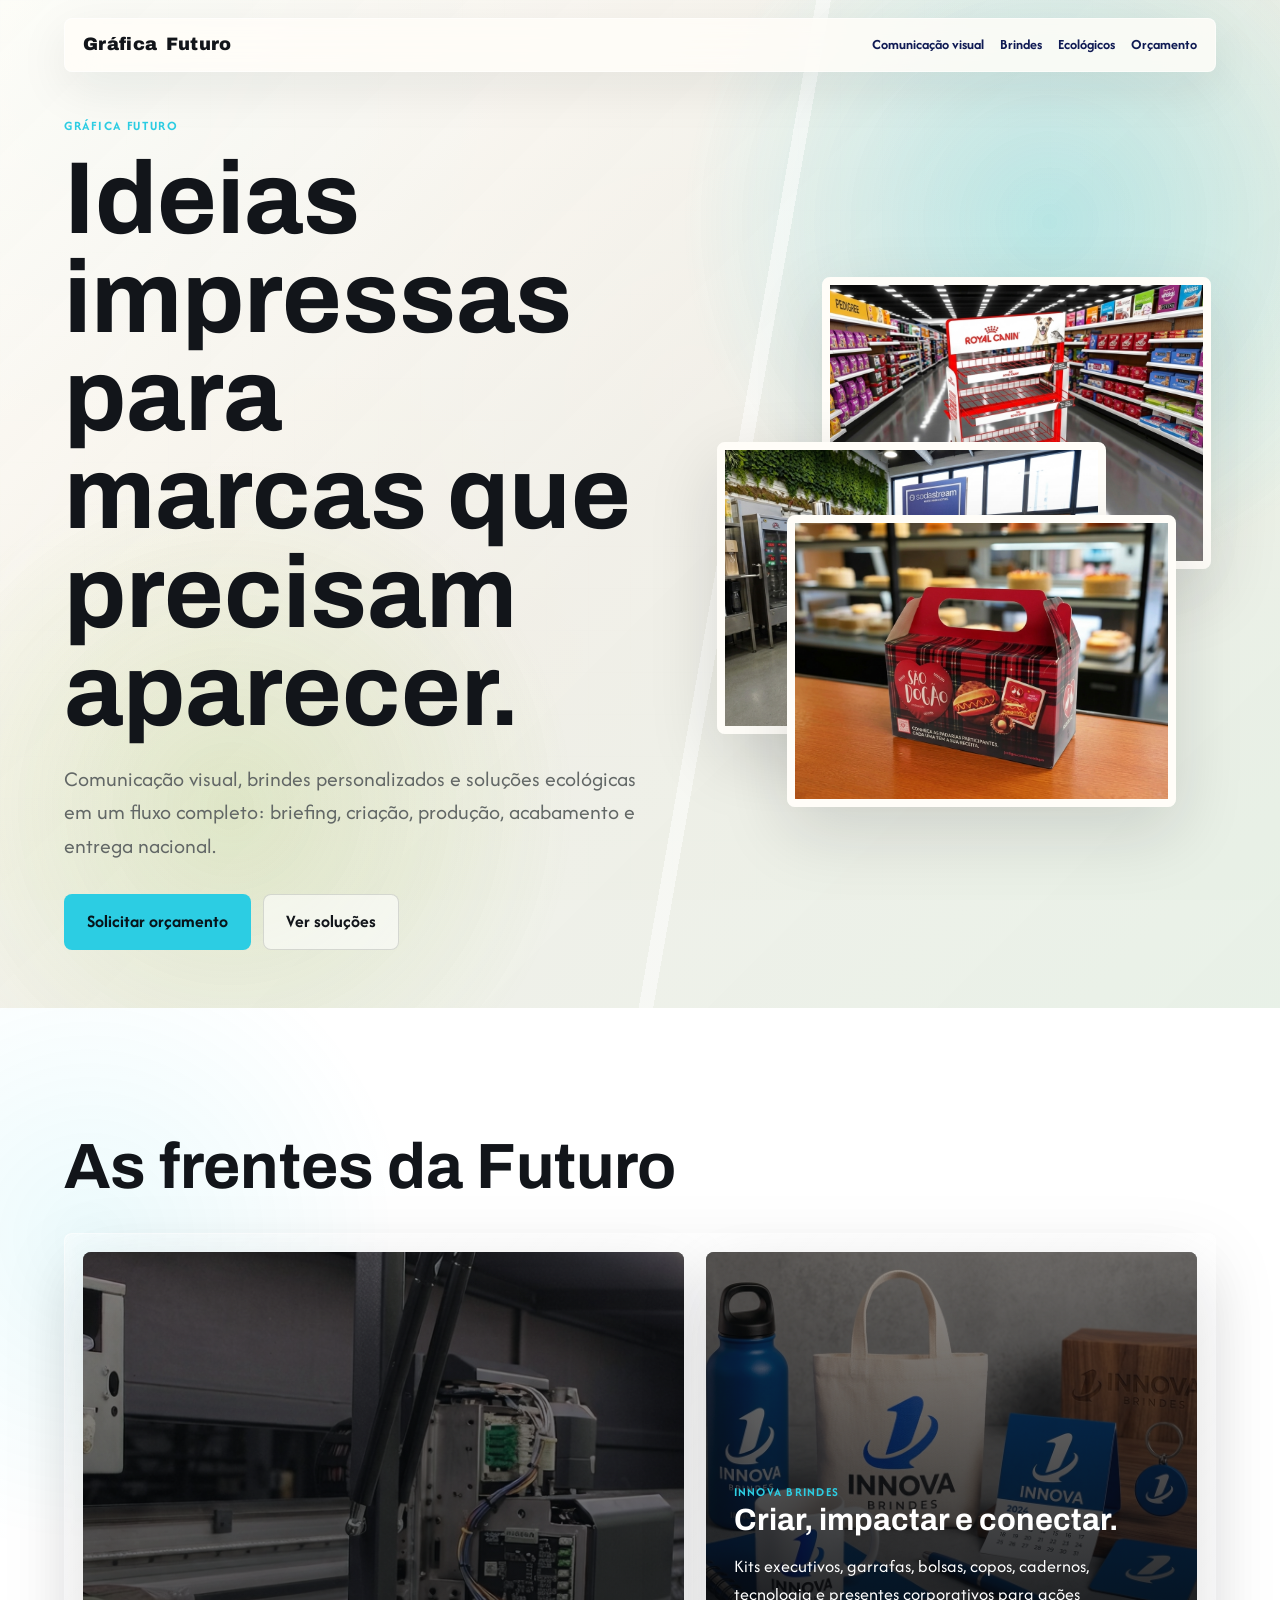
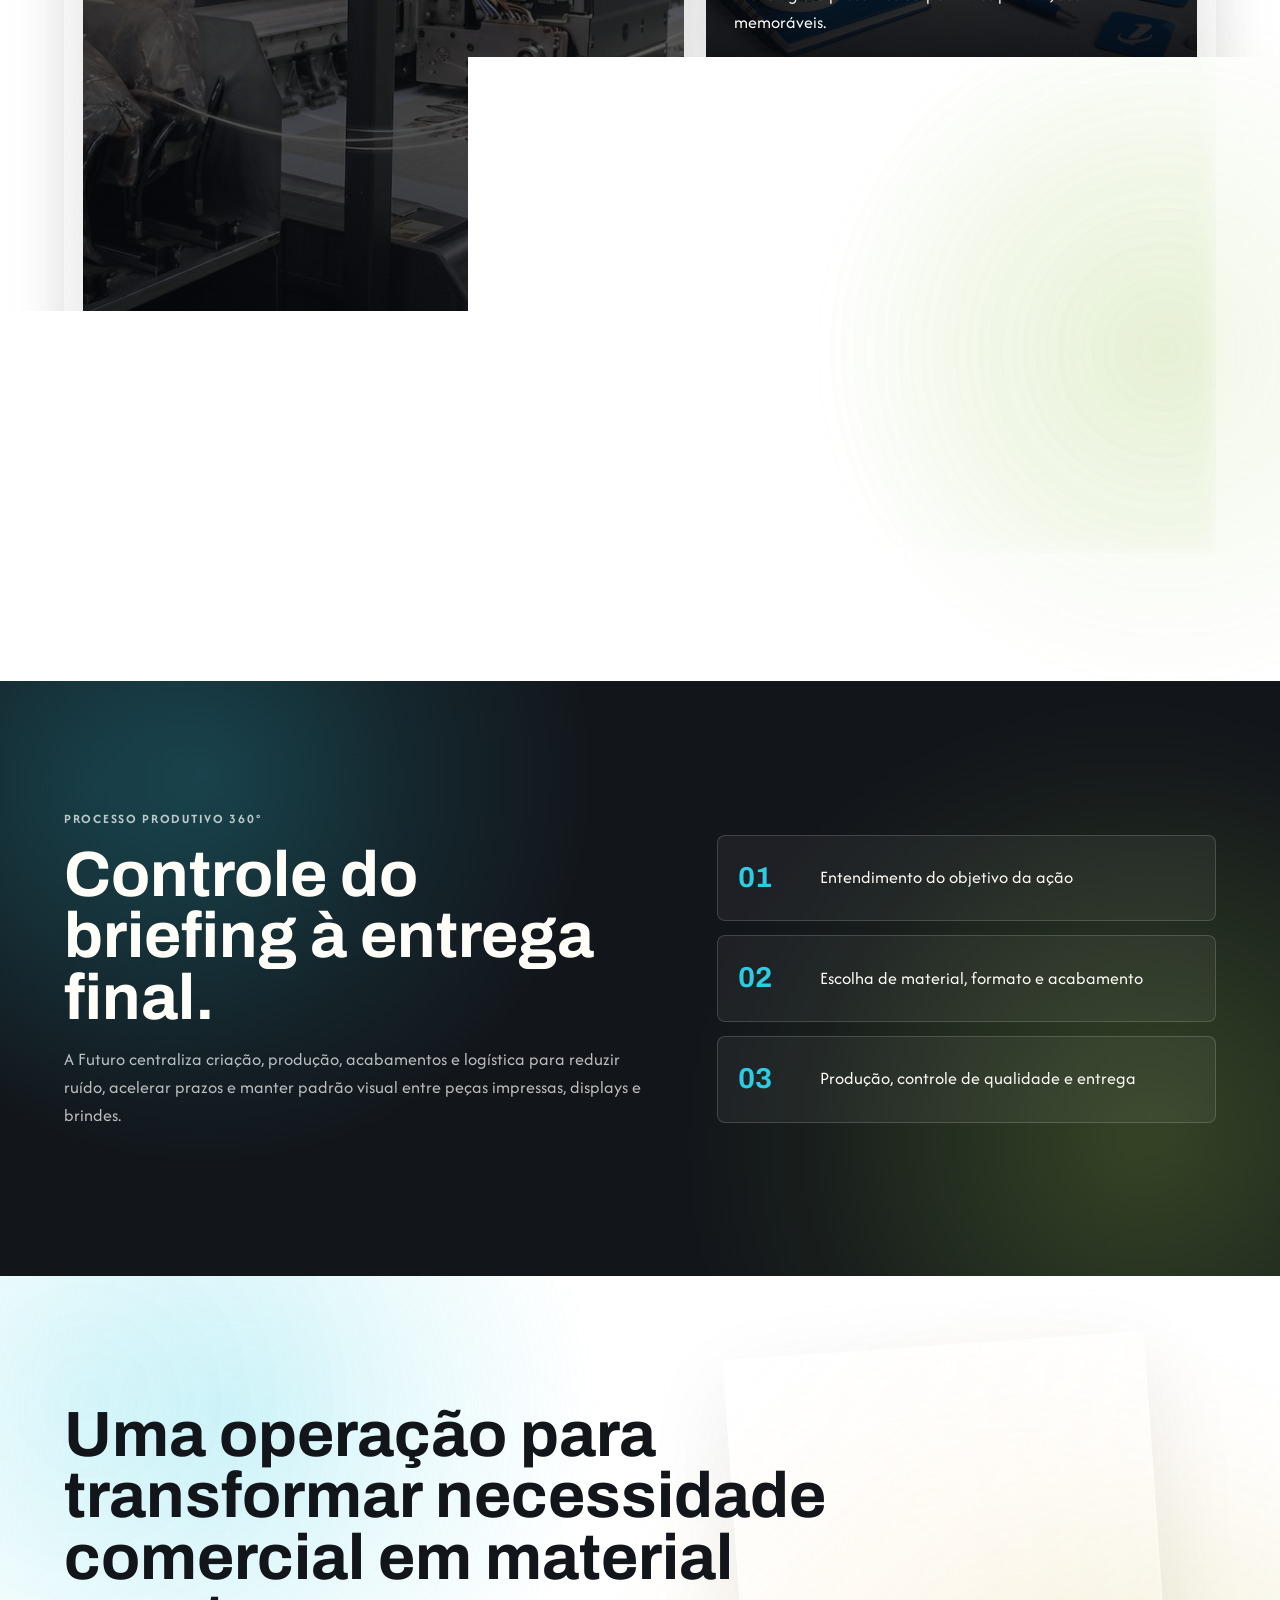
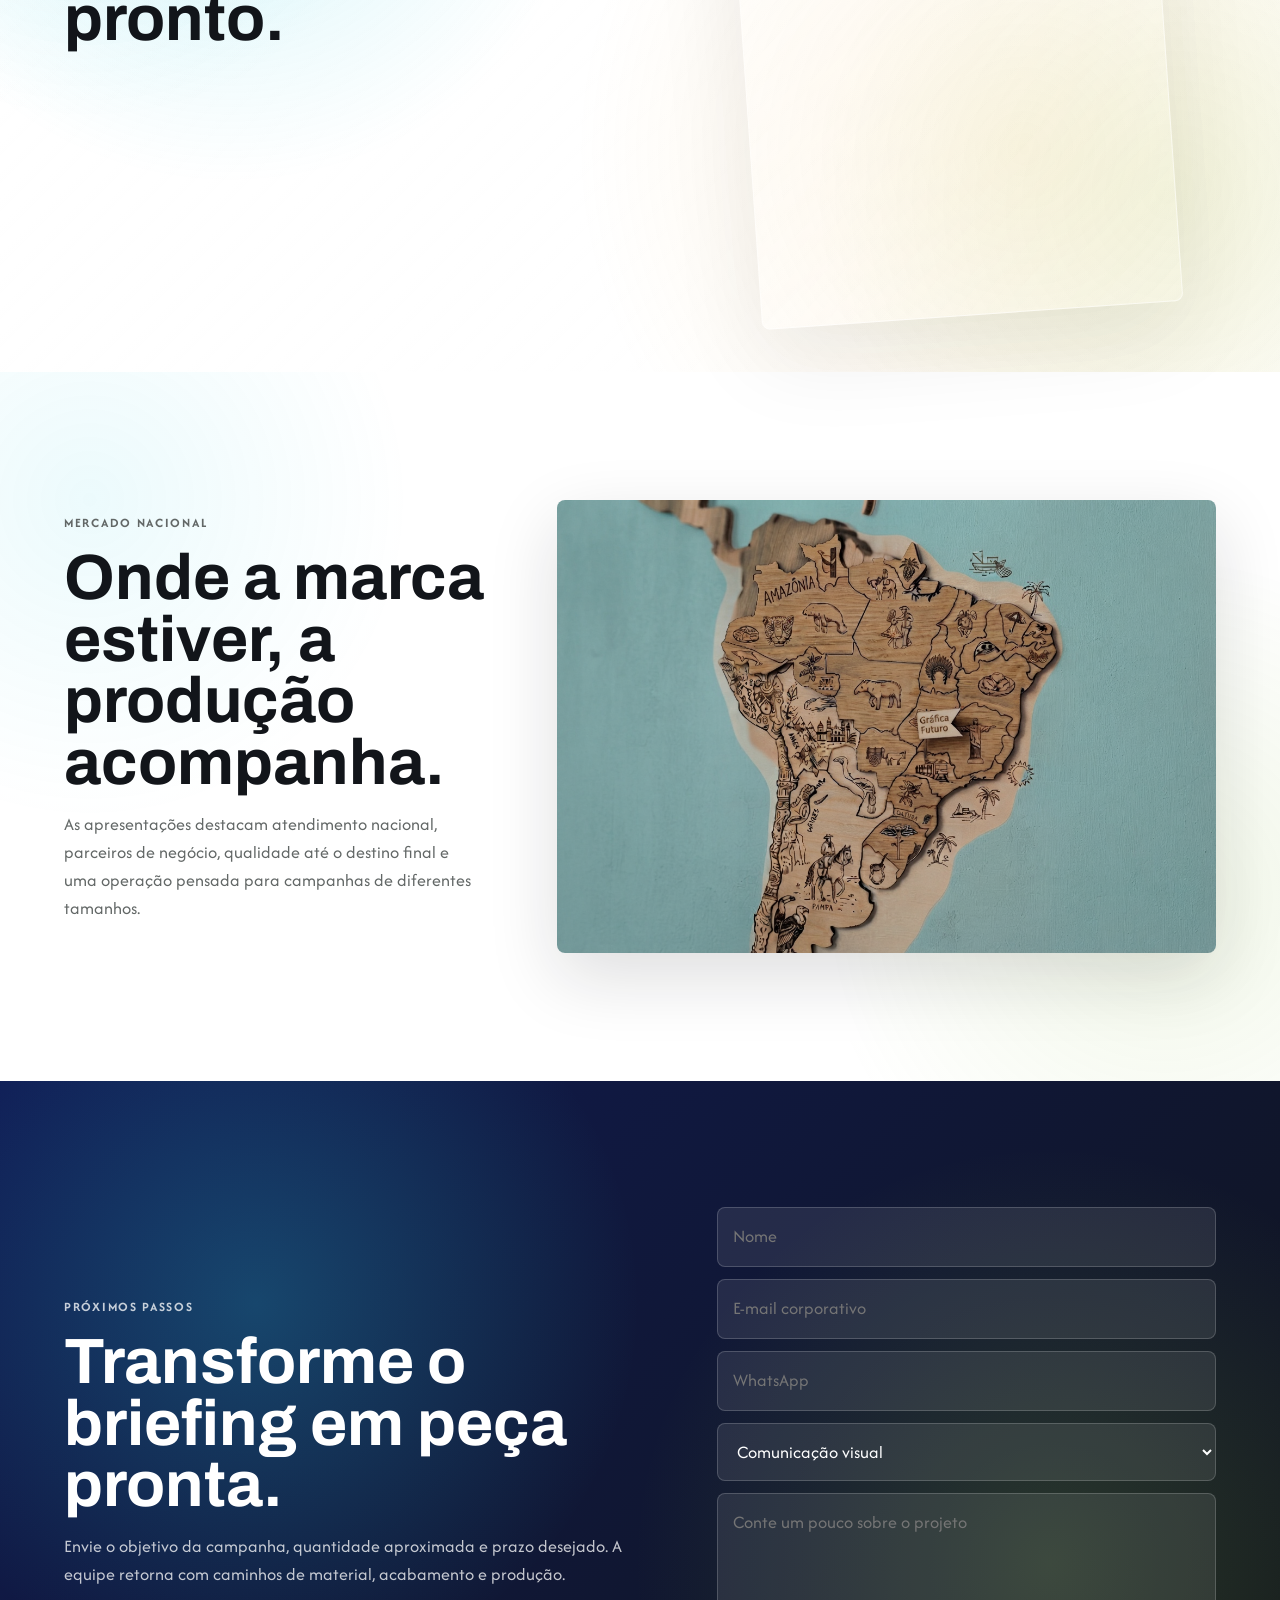
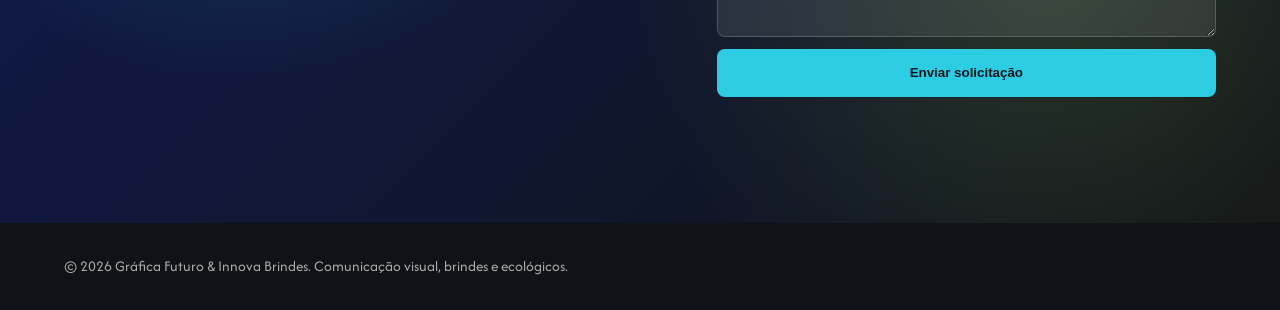
<file: index.html>
<!DOCTYPE html>
<html lang="pt-BR">
<head>
  <meta charset="UTF-8">
  <meta name="viewport" content="width=device-width, initial-scale=1.0">
  <title>Gráfica Futuro | Comunicação visual, brindes e ecológicos</title>
  <meta name="description" content="Gráfica Futuro e Innova Brindes: comunicação visual, brindes personalizados e soluções ecológicas para marcas em todo o Brasil.">
  <link rel="preconnect" href="https://fonts.googleapis.com">
  <link rel="preconnect" href="https://fonts.gstatic.com" crossorigin>
  <link href="https://fonts.googleapis.com/css2?family=Afacad:wght@400;600;700&family=Archivo:wght@700;800;900&display=swap" rel="stylesheet">
  <link rel="stylesheet" href="style.css">
</head>
<body>
  <nav class="site-nav" aria-label="Navegação principal">
    <a class="brand-mark" href="index.html">Gráfica<span></span>Futuro</a>
    <div class="nav-links">
      <a href="comunicacao-visual.html">Comunicação visual</a>
      <a href="brindes.html">Brindes</a>
      <a href="ecologicos.html">Ecológicos</a>
      <a href="#contato">Orçamento</a>
    </div>
  </nav>

  <header class="hero home-hero">
    <div class="container hero-grid">
      <div class="hero-copy reveal">
        <p class="eyebrow">Gráfica Futuro</p>
        <h1>Ideias impressas para marcas que precisam aparecer.</h1>
        <p class="lead">Comunicação visual, brindes personalizados e soluções ecológicas em um fluxo completo: briefing, criação, produção, acabamento e entrega nacional.</p>
        <div class="hero-actions">
          <a class="btn primary" href="#contato">Solicitar orçamento</a>
          <a class="btn ghost" href="#solucoes">Ver soluções</a>
        </div>
      </div>
      <div class="hero-collage reveal delay-1" aria-label="Amostras de comunicação visual, brindes e materiais ecológicos">
        <img class="tile tile-a" src="assets/pdf-pages/suporte.png" alt="Suporte">
        <img class="tile tile-b" src="assets/pdf-pages/madeira.png" alt="Madeira Forte e Personalizada da grafica futuro">
        <img class="tile tile-c" src="assets/pdf-pages/dogao.png" alt="embalagens sustentáveis">
      </div>
    </div>
  </header>

  <main>
    <section id="solucoes" class="section">
      <div class="container section-head">
        <h2>As frentes da Futuro</h2>
      </div>
      <div class="container feature-grid decision-cards">
        <a class="feature-card large reveal" href="comunicacao-visual.html">
          <img src="assets/pdf-pages/teste.png" alt="comunicação visual e materiais de campanha">
          <div>
            <span>Comunicação visual</span>
            <h3>Facilitadores para o desenvolvimento de projetos.</h3>
            <p>Displays, totens, caixas personalizadas, adesivos, papelaria e materiais de campanha com acabamento sob medida.</p>
          </div>
        </a>
        <a class="feature-card reveal delay-1" href="brindes.html">
          <img src="assets/pdf-pages/innova.png" alt="Brindes corporativos organizados">
          <div>
            <span>Innova Brindes</span>
            <h3>Criar, impactar e conectar.</h3>
            <p>Kits executivos, garrafas, bolsas, copos, cadernos, tecnologia e presentes corporativos para ações memoráveis.</p>
          </div>
        </a>
        <a class="feature-card reveal delay-2" href="ecologicos.html">
          <img src="assets/pdf-pages/eco.png" alt="Embalagens em papel kraft e materiais recicláveis com textura natural">
          <div>
            <span>Linha ecológica</span>
            <h3>Ecologia, consciência e inovação.</h3>
            <p>Papel kraft, papel semente, embalagens recicláveis, convites especiais e copos biodegradáveis personalizados.</p>
          </div>
        </a>
      </div>
    </section>

    <section class="section band">
      <div class="container split">
        <div class="reveal">
          <p class="eyebrow">Processo produtivo 360°</p>
          <h2>Controle do briefing à entrega final.</h2>
          <p>A Futuro centraliza criação, produção, acabamentos e logística para reduzir ruído, acelerar prazos e manter padrão visual entre peças impressas, displays e brindes.</p>
        </div>
        <div class="steps reveal delay-1">
          <div><strong>01</strong><span>Entendimento do objetivo da ação</span></div>
          <div><strong>02</strong><span>Escolha de material, formato e acabamento</span></div>
          <div><strong>03</strong><span>Produção, controle de qualidade e entrega</span></div>
        </div>
      </div>
    </section>

    <section class="section craft-section">
      <div class="container section-head">
        <h2>Uma operação para transformar necessidade comercial em material pronto.</h2>
      </div>
      <div class="container service-strip">
        <article class="reveal"><strong>Criação e adaptação</strong><span>Arquivos, facas, aplicação de marca, fechamento técnico e ajustes para produção.</span></article>
        <article class="reveal delay-1"><strong>Impressão e acabamento</strong><span>Grandes e pequenos formatos, cortes, dobras, laminação, montagem e personalização.</span></article>
        <article class="reveal delay-2"><strong>Entrega e campanha</strong><span>Separação por destino, controle de qualidade, kits completos e envio nacional.</span></article>
      </div>
    </section>

    <section class="section">
      <div class="container proof-grid">
        <div class="proof-copy reveal">
          <p class="eyebrow">Mercado nacional</p>
          <h2>Onde a marca estiver, a produção acompanha.</h2>
          <p>As apresentações destacam atendimento nacional, parceiros de negócio, qualidade até o destino final e uma operação pensada para campanhas de diferentes tamanhos.</p>
        </div>
        <img class="proof-img reveal delay-1" src="assets/pdf-pages/mapa-grafica.png" alt="nacional de produção e entrega">
      </div>
    </section>

    <section id="contato" class="lead-section">
      <div class="container contact-grid">
        <div>
          <p class="eyebrow">Próximos passos</p>
          <h2>Transforme o briefing em peça pronta.</h2>
          <p>Envie o objetivo da campanha, quantidade aproximada e prazo desejado. A equipe retorna com caminhos de material, acabamento e produção.</p>
        </div>
        <form name="orcamento-grafica-futuro" method="POST" data-netlify="true" netlify-honeypot="bot-field" class="lead-form">
          <input type="hidden" name="form-name" value="orcamento-grafica-futuro">
          <p class="hidden"><label>Não preencha: <input name="bot-field"></label></p>
          <input type="text" name="nome" placeholder="Nome" required>
          <input type="email" name="email" placeholder="E-mail corporativo" required>
          <input type="tel" name="whatsapp" placeholder="WhatsApp">
          <select name="interesse" aria-label="Interesse principal">
            <option>Comunicação visual</option>
            <option>Brindes personalizados</option>
            <option>Linha ecológica</option>
            <option>Projeto completo</option>
          </select>
          <textarea name="mensagem" rows="4" placeholder="Conte um pouco sobre o projeto"></textarea>
          <button class="btn primary" type="submit">Enviar solicitação</button>
        </form>
      </div>
    </section>
  </main>

  <footer class="site-footer">
    <div class="container">© 2026 Gráfica Futuro & Innova Brindes. Comunicação visual, brindes e ecológicos.</div>
  </footer>

  <script src="script.js"></script>
</body>
</html>
</file>
<file: style.css>
:root {
  --cream: #f7f3eb;
  --paper: #fffdf8;
  --wash: #eef6ef;
  --ink: #12151a;
  --muted: #626766;
  --blue: #101b54;
  --cyan: #2ccde3;
  --violet: #7655d8;
  --green: #173f2c;
  --leaf: #8fbf43;
  --line: rgba(18, 21, 26, .14);
  --shadow: 0 24px 70px rgba(18, 21, 26, .14);
  --max-width: 1200px;
}

* { box-sizing: border-box; }
html { scroll-behavior: smooth; }
body {
  margin: 0;
  background:
    radial-gradient(circle at 9% 7%, rgba(44, 205, 227, .18), transparent 24rem),
    radial-gradient(circle at 92% 18%, rgba(143, 191, 67, .18), transparent 28rem),
    radial-gradient(circle at 16% 72%, rgba(247, 184, 77, .14), transparent 24rem),
    linear-gradient(135deg, #fffdf8 0%, var(--cream) 42%, var(--wash) 100%);
  background-attachment: fixed;
  color: var(--ink);
  font-family: Afacad, sans-serif;
  font-size: 18px;
  line-height: 1.55;
  overflow-x: hidden;
}
body::before {
  content: "";
  position: fixed;
  inset: 0;
  z-index: -2;
  pointer-events: none;
  background-image:
    linear-gradient(rgba(18, 21, 26, .035) 1px, transparent 1px),
    linear-gradient(90deg, rgba(18, 21, 26, .028) 1px, transparent 1px);
  background-size: 42px 42px;
  mask-image: linear-gradient(to bottom, rgba(0,0,0,.72), rgba(0,0,0,.22));
}
body::after {
  content: "";
  position: fixed;
  inset: 0;
  z-index: -1;
  pointer-events: none;
  background:
    linear-gradient(115deg, transparent 0 16%, rgba(255,255,255,.44) 16% 17%, transparent 17% 100%),
    radial-gradient(circle at 54% 44%, rgba(255,255,255,.68), transparent 18rem);
  mix-blend-mode: soft-light;
}
body.page-visual {
  background:
    radial-gradient(circle at 12% 16%, rgba(44, 205, 227, .32), transparent 24rem),
    radial-gradient(circle at 88% 18%, rgba(16, 27, 84, .18), transparent 30rem),
    radial-gradient(circle at 24% 86%, rgba(247, 184, 77, .18), transparent 25rem),
    linear-gradient(135deg, #f4f9fb 0%, #fffdf8 48%, #e8f3f5 100%);
}
body.page-brindes {
  background:
    radial-gradient(circle at 78% 12%, rgba(118, 85, 216, .28), transparent 28rem),
    radial-gradient(circle at 12% 78%, rgba(247, 184, 77, .22), transparent 26rem),
    radial-gradient(circle at 54% 46%, rgba(44, 205, 227, .12), transparent 22rem),
    linear-gradient(135deg, #fff8ec 0%, #f7f3eb 45%, #eee8fb 100%);
}
body.page-eco {
  background:
    radial-gradient(circle at 16% 18%, rgba(143, 191, 67, .34), transparent 28rem),
    radial-gradient(circle at 86% 22%, rgba(23, 63, 44, .2), transparent 30rem),
    radial-gradient(circle at 20% 86%, rgba(172, 122, 51, .16), transparent 24rem),
    linear-gradient(135deg, #f3f7df 0%, #eef4e9 48%, #dfe9cc 100%);
}
img { display: block; max-width: 100%; }
a { color: inherit; }
.container {
  width: 90%;
  max-width: var(--max-width);
  margin: 0 auto;
}
.site-nav {
  position: fixed;
  top: 18px;
  left: 50%;
  z-index: 20;
  width: 90%;
  max-width: var(--max-width);
  transform: translateX(-50%);
  display: flex;
  align-items: center;
  justify-content: space-between;
  gap: 18px;
  padding: 12px 18px;
  border: 1px solid rgba(255,255,255,.55);
  border-radius: 8px;
  background: rgba(255, 253, 248, .84);
  box-shadow: 0 16px 50px rgba(18,21,26,.08);
  backdrop-filter: blur(16px);
}
.brand-mark {
  font-family: Archivo, sans-serif;
  font-weight: 900;
  text-decoration: none;
  letter-spacing: .02em;
}
.brand-mark span { color: var(--cyan); margin: 0 4px; }
.nav-links { display: flex; flex-wrap: wrap; gap: 16px; justify-content: flex-end; }
.nav-links a {
  color: var(--blue);
  font-size: .9rem;
  font-weight: 700;
  text-decoration: none;
  transition: color .25s ease, transform .25s ease;
}
.nav-links a:hover { color: var(--cyan); transform: translateY(-2px); }
.hero {
  min-height: 100vh;
  display: flex;
  align-items: center;
  padding: 116px 0 58px;
  position: relative;
  isolation: isolate;
}
.home-hero {
  background:
    radial-gradient(circle at 82% 22%, rgba(44,205,227,.28), transparent 28%),
    radial-gradient(circle at 18% 80%, rgba(143,191,67,.2), transparent 26%),
    linear-gradient(135deg, rgba(255,253,248,.9) 0%, rgba(240,238,231,.86) 50%, rgba(229,239,228,.88) 100%);
}
.hero::before, .section::before, .lead-section::before {
  content: "";
  position: absolute;
  inset: 0;
  z-index: -1;
  pointer-events: none;
}
.hero::before {
  background: linear-gradient(100deg, transparent 0 56%, rgba(255,255,255,.5) 56% 57%, transparent 57% 100%);
}
.hero-grid, .detail-grid, .split, .proof-grid, .contact-grid {
  display: grid;
  grid-template-columns: minmax(0, 1fr) minmax(320px, .86fr);
  gap: clamp(28px, 6vw, 72px);
  align-items: center;
}
.eyebrow {
  margin: 0 0 14px;
  color: var(--cyan);
  font-size: .82rem;
  font-weight: 800;
  letter-spacing: .13em;
  text-transform: uppercase;
}
h1, h2, h3 {
  font-family: Archivo, sans-serif;
  line-height: .96;
  letter-spacing: 0;
}
h1 { margin: 0; font-size: clamp(3.2rem, 8vw, 7.6rem); max-width: 880px; }
h2 { margin: 0; font-size: clamp(2.2rem, 5vw, 4.9rem); }
h3 { margin: 0; font-size: clamp(1.4rem, 2.4vw, 2.2rem); }
.lead { max-width: 650px; color: var(--muted); font-size: clamp(1.1rem, 2vw, 1.35rem); }
.hero-actions { display: flex; flex-wrap: wrap; gap: 12px; margin-top: 32px; }
.btn {
  display: inline-flex;
  align-items: center;
  justify-content: center;
  min-height: 48px;
  padding: 13px 22px;
  border: 1px solid var(--line);
  border-radius: 8px;
  font-weight: 800;
  text-decoration: none;
  cursor: pointer;
  transition: transform .25s ease, box-shadow .25s ease, background .25s ease, border-color .25s ease;
}
.btn.primary { background: var(--cyan); color: #07151b; border-color: transparent; }
.btn.ghost { background: rgba(255,255,255,.58); }
.btn:hover, .brand-mark:hover, .feature-card:hover, .deep-card:hover, .gallery img:hover, .proof-img:hover {
  transform: translateY(-5px) scale(1.012);
}
.btn:hover { box-shadow: 0 16px 36px rgba(18,21,26,.16); }
.btn:active, .feature-card:active, .deep-card:active { transform: translateY(-1px) scale(.992); }
.hero-collage {
  min-height: 570px;
  position: relative;
}
.tile {
  position: absolute;
  width: min(78%, 420px);
  border: 8px solid var(--paper);
  border-radius: 8px;
  box-shadow: var(--shadow);
  animation: float 7s ease-in-out infinite;
  object-fit: cover;
  aspect-ratio: 4 / 3;
  transition: transform .35s ease, box-shadow .35s ease;
}
.tile:hover { transform: translateY(-8px) rotate(-1deg) scale(1.02); box-shadow: 0 34px 85px rgba(18,21,26,.2); }
.tile-a { top: 5%; right: 1%; }
.tile-b { top: 34%; left: 0; animation-delay: .8s; }
.tile-c { right: 8%; bottom: 2%; animation-delay: 1.5s; }
@keyframes float { 50% { transform: translate3d(0, -16px, 0) rotate(.6deg); } }
.section { padding: clamp(72px, 10vw, 132px) 0; position: relative; isolation: isolate; }
.section::before {
  background:
    radial-gradient(circle at 7% 18%, rgba(44,205,227,.09), transparent 20rem),
    radial-gradient(circle at 91% 74%, rgba(143,191,67,.12), transparent 22rem);
}
.section-head { margin-bottom: 36px; }
.section-head h2 { max-width: 900px; }
.feature-grid {
  display: grid;
  grid-template-columns: 1.1fr .9fr;
  gap: 22px;
}
.decision-cards {
  padding: 18px;
  border: 1px solid rgba(255,255,255,.7);
  border-radius: 8px;
  background: linear-gradient(135deg, rgba(255,255,255,.58), rgba(255,255,255,.22));
  box-shadow: 0 20px 70px rgba(18,21,26,.08);
  backdrop-filter: blur(10px);
}
.feature-card {
  min-height: 430px;
  display: grid;
  align-content: end;
  position: relative;
  overflow: hidden;
  padding: 28px;
  border-radius: 8px;
  color: white;
  text-decoration: none;
  background: #101316;
  box-shadow: var(--shadow);
  min-width: 0;
  transition: transform .35s ease, box-shadow .35s ease;
}
.feature-card.large { grid-row: span 2; }
.feature-card img {
  position: absolute;
  inset: 0;
  width: 100%;
  height: 100%;
  object-fit: cover;
  opacity: .64;
  transition: transform .55s ease, opacity .55s ease;
}
.feature-card::after {
  content: "";
  position: absolute;
  inset: 0;
  background: linear-gradient(to top, rgba(5,8,12,.9), rgba(5,8,12,.1));
}
.feature-card div { position: relative; z-index: 1; max-width: 560px; }
.feature-card span { color: var(--cyan); font-weight: 800; text-transform: uppercase; letter-spacing: .1em; font-size: .78rem; }
.feature-card:hover { box-shadow: 0 30px 90px rgba(18,21,26,.2); }
.feature-card:hover img { transform: scale(1.07); opacity: .86; }
.band {
  background:
    radial-gradient(circle at 16% 16%, rgba(44,205,227,.2), transparent 25rem),
    radial-gradient(circle at 88% 78%, rgba(143,191,67,.18), transparent 28rem),
    #12151a;
  color: var(--paper);
}
.band p { color: rgba(255,255,255,.72); }
.steps {
  display: grid;
  gap: 14px;
}
.steps div {
  display: grid;
  grid-template-columns: 64px 1fr;
  gap: 18px;
  align-items: center;
  padding: 20px;
  border: 1px solid rgba(255,255,255,.16);
  border-radius: 8px;
  background: rgba(255,255,255,.05);
  transition: transform .3s ease, background .3s ease, border-color .3s ease;
}
.steps div:hover { transform: translateX(8px); background: rgba(255,255,255,.09); border-color: rgba(44,205,227,.4); }
.steps strong { color: var(--cyan); font-family: Archivo, sans-serif; font-size: 1.8rem; }
.proof-grid { grid-template-columns: .78fr 1.22fr; }
.proof-copy p { color: var(--muted); }
.proof-img, .hero-panel, .deep-card img, .gallery img {
  border-radius: 8px;
  box-shadow: var(--shadow);
  transition: transform .35s ease, box-shadow .35s ease, filter .35s ease;
}
.hero-panel, .proof-img {
  width: 100%;
  aspect-ratio: 16 / 11;
  object-fit: cover;
}
.lead-section {
  padding: clamp(76px, 10vw, 126px) 0;
  background:
    radial-gradient(circle at 20% 30%, rgba(44,205,227,.25), transparent 24rem),
    radial-gradient(circle at 82% 65%, rgba(143,191,67,.2), transparent 26rem),
    linear-gradient(135deg, var(--blue), #101316);
  color: white;
  position: relative;
  isolation: isolate;
}
.lead-section p { color: rgba(255,255,255,.76); }
.lead-form {
  display: grid;
  gap: 12px;
}
.lead-form input, .lead-form textarea, .lead-form select {
  width: 100%;
  border: 1px solid rgba(255,255,255,.18);
  border-radius: 8px;
  background: rgba(255,255,255,.09);
  color: white;
  padding: 15px;
  font: inherit;
  transition: transform .25s ease, border-color .25s ease, background .25s ease;
}
.lead-form input:focus, .lead-form textarea:focus, .lead-form select:focus {
  outline: none;
  transform: translateY(-2px);
  border-color: rgba(44,205,227,.82);
  background: rgba(255,255,255,.13);
}
.lead-form option { color: var(--ink); }
.hidden { display: none; }
.site-footer {
  padding: 32px 0;
  background: #0f1216;
  color: rgba(255,255,255,.66);
  font-size: .95rem;
}
.site-footer a { color: white; font-weight: 800; }
.detail-hero.visual { background: radial-gradient(circle at 12% 72%, rgba(44,205,227,.16), transparent 26rem), linear-gradient(135deg, #eef2f5, #ffffff); }
.detail-hero.brindes { background: radial-gradient(circle at 75% 20%, rgba(118,85,216,.22), transparent 28%), radial-gradient(circle at 12% 76%, rgba(247,184,77,.14), transparent 25rem), #f7f3eb; }
.detail-hero.eco { background: radial-gradient(circle at 76% 16%, rgba(143,191,67,.28), transparent 30%), radial-gradient(circle at 10% 72%, rgba(44,205,227,.12), transparent 24rem), #eef4e9; }
.detail-hero.visual::after,
.detail-hero.brindes::after,
.detail-hero.eco::after {
  content: "";
  position: absolute;
  inset: 0;
  z-index: -1;
  pointer-events: none;
  opacity: .18;
  background-size: min(62vw, 760px);
  background-repeat: no-repeat;
  background-position: right 9% bottom 6%;
  mix-blend-mode: multiply;
}
.detail-hero.visual::after { background-image: url("assets/pdf-pages/apresentacao-comercial-04.jpg"); }
.detail-hero.brindes::after { background-image: url("assets/pdf-pages/apresentacao-innova-brindes-04.jpg"); opacity: .22; }
.detail-hero.eco::after { background-image: url("assets/pdf-pages/apresentacao-ecologicos-futuro-03.jpg"); opacity: .24; }
.context-section {
  overflow: hidden;
}
.context-section::after,
.craft-section::after {
  content: "";
  position: absolute;
  inset: 10% auto 8% 58%;
  width: min(34vw, 420px);
  border-radius: 8px;
  background: linear-gradient(135deg, rgba(255,255,255,.3), rgba(255,255,255,.06));
  border: 1px solid rgba(255,255,255,.48);
  transform: rotate(-4deg);
  box-shadow: 0 30px 90px rgba(18,21,26,.08);
  z-index: -1;
}
.visual-context { background: linear-gradient(135deg, rgba(16,27,84,.08), rgba(44,205,227,.08)); }
.brindes-context { background: linear-gradient(135deg, rgba(118,85,216,.12), rgba(247,184,77,.1)); }
.eco-context { background: linear-gradient(135deg, rgba(23,63,44,.11), rgba(143,191,67,.16)); }
.context-grid {
  display: grid;
  grid-template-columns: minmax(0, .95fr) minmax(320px, 1.05fr);
  gap: clamp(28px, 5vw, 62px);
  align-items: center;
}
.context-grid p {
  color: var(--muted);
  max-width: 680px;
}
.info-stack {
  display: grid;
  gap: 14px;
}
.info-stack div,
.service-strip article {
  display: grid;
  gap: 6px;
  padding: 20px;
  border-radius: 8px;
  border: 1px solid rgba(18,21,26,.12);
  background: rgba(255,255,255,.68);
  box-shadow: 0 14px 42px rgba(18,21,26,.07);
  backdrop-filter: blur(12px);
  transition: transform .3s ease, box-shadow .3s ease, border-color .3s ease;
}
.info-stack div:hover,
.service-strip article:hover {
  transform: translateY(-6px);
  border-color: rgba(44,205,227,.36);
  box-shadow: 0 24px 62px rgba(18,21,26,.12);
}
.info-stack strong,
.service-strip strong {
  font-family: Archivo, sans-serif;
  color: var(--blue);
  font-size: 1.1rem;
}
.info-stack span,
.service-strip span {
  color: var(--muted);
}
.craft-section {
  background:
    radial-gradient(circle at 18% 20%, rgba(44,205,227,.2), transparent 23rem),
    radial-gradient(circle at 80% 68%, rgba(247,184,77,.16), transparent 28rem),
    linear-gradient(135deg, rgba(255,255,255,.36), rgba(255,255,255,.08));
}
.service-strip {
  display: grid;
  grid-template-columns: repeat(3, minmax(0, 1fr));
  gap: 18px;
}
.deep-grid {
  display: grid;
  grid-template-columns: repeat(3, minmax(0, 1fr));
  gap: 22px;
}
.deep-card {
  display: grid;
  grid-template-rows: auto auto 220px;
  gap: 18px;
  padding: 22px;
  border: 1px solid var(--line);
  border-radius: 8px;
  background: linear-gradient(150deg, rgba(255,253,248,.94), rgba(255,255,255,.78));
  box-shadow: 0 18px 56px rgba(18,21,26,.08);
  min-width: 0;
  overflow: hidden;
  transition: transform .35s ease, border-color .35s ease, box-shadow .35s ease;
}
.deep-card:hover { border-color: rgba(44,205,227,.38); box-shadow: 0 28px 76px rgba(18,21,26,.14); }
.deep-card h2 { font-size: clamp(1.7rem, 2.4vw, 2.45rem); }
.deep-card p { color: var(--muted); margin: 0; }
.deep-card img { width: 100%; height: 220px; object-fit: cover; align-self: end; }
.gallery {
  display: grid;
  grid-template-columns: repeat(3, minmax(0, 1fr));
  gap: 20px;
}
.gallery img { height: 260px; width: 100%; object-fit: cover; cursor: zoom-in; }
.gallery img:hover { filter: saturate(1.08) contrast(1.02); }
.lightbox {
  position: fixed;
  inset: 0;
  z-index: 60;
  display: grid;
  place-items: center;
  padding: 24px;
  background: rgba(8, 10, 14, .78);
  opacity: 0;
  pointer-events: none;
  transition: opacity .25s ease;
}
.lightbox.is-open {
  opacity: 1;
  pointer-events: auto;
}
.lightbox img {
  width: min(92vw, 1120px);
  max-height: 84vh;
  object-fit: contain;
  border-radius: 8px;
  box-shadow: 0 30px 100px rgba(0,0,0,.44);
  transform: scale(.94);
  transition: transform .25s ease;
}
.lightbox.is-open img { transform: scale(1); }
.lightbox button {
  position: absolute;
  top: 20px;
  right: 20px;
  width: 44px;
  height: 44px;
  border: 1px solid rgba(255,255,255,.3);
  border-radius: 8px;
  background: rgba(255,255,255,.12);
  color: white;
  font: 800 1.4rem/1 Archivo, sans-serif;
  cursor: pointer;
}
.reveal {
  opacity: 0;
  transform: translateY(22px);
  transition: opacity .7s ease, transform .7s ease;
}
.reveal.is-visible { opacity: 1; transform: translateY(0); }
.delay-1 { transition-delay: .12s; }
.delay-2 { transition-delay: .24s; }

@media (max-width: 860px) {
  body { font-size: 16px; }
  .site-nav { align-items: flex-start; flex-direction: column; }
  .nav-links { gap: 10px 14px; justify-content: flex-start; }
  .hero { min-height: auto; padding-top: 156px; }
  .hero-grid, .detail-grid, .split, .proof-grid, .contact-grid, .feature-grid, .deep-grid, .gallery, .context-grid, .service-strip {
    grid-template-columns: 1fr;
  }
  .hero-collage { min-height: 420px; }
  .tile { width: 78%; border-width: 5px; }
  .feature-card, .feature-card.large { min-height: 360px; grid-row: auto; }
  .decision-cards { padding: 10px; }
  .deep-card { grid-template-rows: auto auto 240px; }
  .deep-card img { height: 240px; }
  .gallery img { height: auto; }
  .context-section::after, .craft-section::after { display: none; }
}

@media (prefers-reduced-motion: reduce) {
  *, *::before, *::after { animation: none !important; transition: none !important; scroll-behavior: auto !important; }
  .reveal { opacity: 1; transform: none; }
}
</file>
